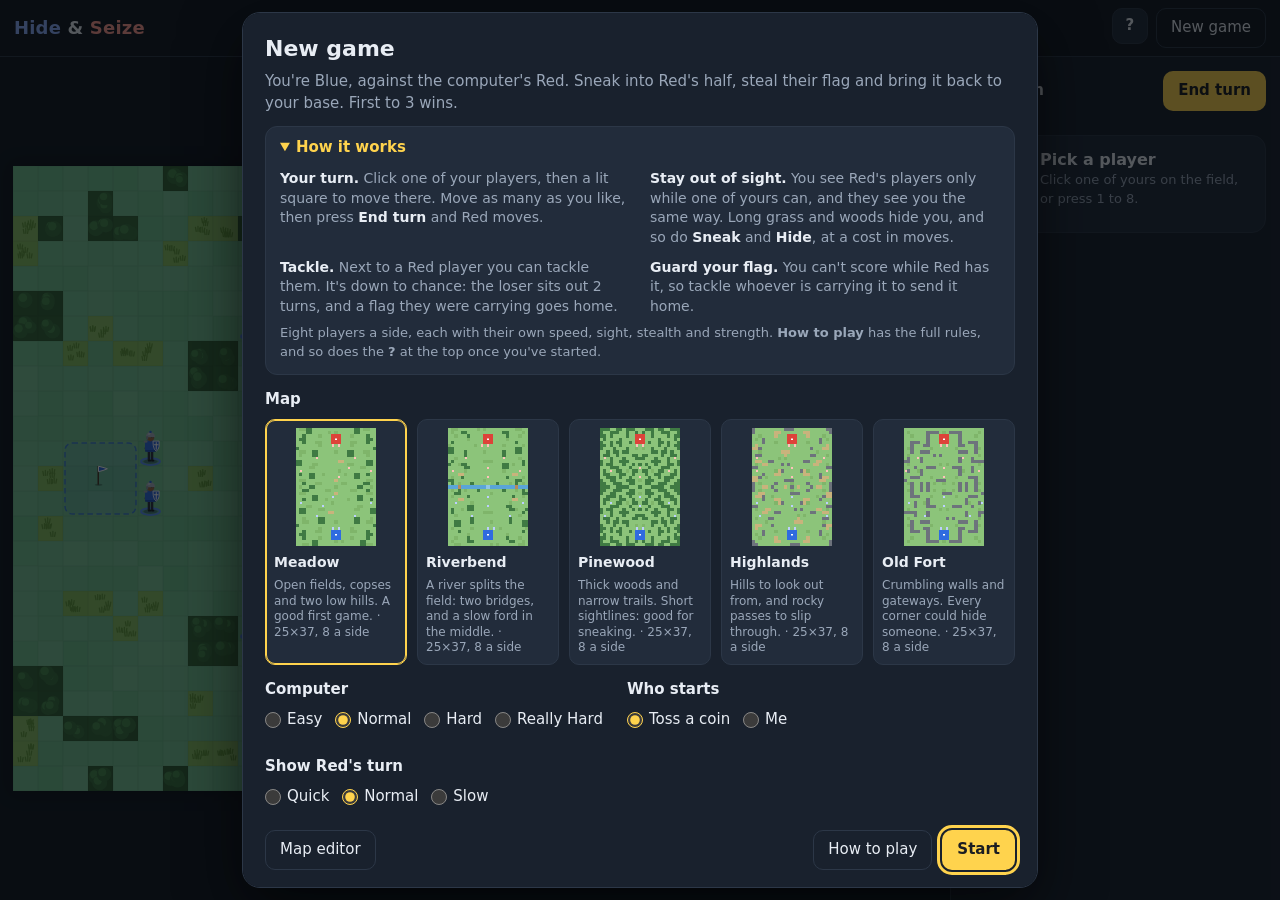
<file: index.html>
<!DOCTYPE html>
<html lang="en">
<head>
<meta charset="utf-8">
<meta name="viewport" content="width=device-width, initial-scale=1, viewport-fit=cover">
<meta name="referrer" content="no-referrer">
<meta name="theme-color" content="#121821">
<title>Hide &amp; Seize: turn-based capture the flag in your browser</title>
<meta name="description" content="A free turn-based stealth game of capture the flag against the computer. Hide in the long grass, steal Red's flag and get it home. Make your own maps too.">
<link rel="canonical" href="https://hideandseize.com/">
<meta property="og:type" content="website">
<meta property="og:url" content="https://hideandseize.com/">
<meta property="og:site_name" content="Hide &amp; Seize">
<meta property="og:title" content="Hide &amp; Seize: sneak in, steal their flag, bring it home">
<meta property="og:description" content="Sneak into Red's half, hide in the long grass, steal their flag and get it home before they take yours. A free turn-based capture the flag game against the computer.">
<meta property="og:image" content="https://hideandseize.com/og-image.png">
<meta property="og:image:width" content="1200">
<meta property="og:image:height" content="630">
<meta property="og:image:alt" content="A Hide &amp; Seize field from above: Blue's Runner gets away with Red's flag past Red's two Guards, while a Blue Shadow hides in the woods beside Red's Hunter">
<meta property="og:locale" content="en_GB">
<meta name="twitter:card" content="summary_large_image">
<meta name="twitter:title" content="Hide &amp; Seize: sneak in, steal their flag, bring it home">
<meta name="twitter:description" content="Sneak into Red's half, hide in the long grass, steal their flag and get it home before they take yours. A free turn-based capture the flag game against the computer.">
<meta name="twitter:image" content="https://hideandseize.com/og-image.png">
<link rel="icon" type="image/svg+xml" href="favicon.svg">
<link rel="stylesheet" href="style.css">
<script type="module" src="app.js"></script>
<script type="application/ld+json">
{
 "@context": "https://schema.org",
 "@graph": [
  {
   "@type": "WebSite",
   "@id": "https://hideandseize.com/#website",
   "name": "Hide & Seize",
   "url": "https://hideandseize.com/",
   "inLanguage": "en",
   "publisher": {
    "@id": "https://adamwoodland.com/#person"
   }
  },
  {
   "@type": "VideoGame",
   "@id": "https://hideandseize.com/#game",
   "name": "Hide & Seize",
   "url": "https://hideandseize.com/",
   "description": "A turn-based stealth game of capture the flag, played in the browser against the computer. Each side has eight players with their own speed, sight, stealth and strength; you start knowing only your own half of the field, see Red's players only while one of yours can, and win by bringing Red's flag home three times. A map editor makes new fields of any size.",
   "genre": [
    "Strategy",
    "Turn-based strategy",
    "Stealth",
    "Capture the flag"
   ],
   "playMode": "SinglePlayer",
   "numberOfPlayers": {
    "@type": "QuantitativeValue",
    "value": 1
   },
   "gamePlatform": "Web browser",
   "applicationCategory": "GameApplication",
   "applicationSubCategory": "Strategy game",
   "operatingSystem": "Any (made for a computer with a mouse and keyboard)",
   "browserRequirements": "Requires JavaScript",
   "inLanguage": "en",
   "isAccessibleForFree": true,
   "offers": {
    "@type": "Offer",
    "price": "0",
    "priceCurrency": "USD"
   },
   "image": "https://hideandseize.com/og-image.png",
   "screenshot": "https://hideandseize.com/og-image.png",
   "featureList": [
    "Turn-based capture the flag against the computer, first to 3 points",
    "Eight players a side: Scouts, Runners, Shadows, Hunters and Guards, each with their own speed, sight, stealth and strength",
    "Only your own half of the field is known at the start, and Red's players show only while one of yours can see them",
    "Sneak and hide for cover, at a cost to movement; woods and long grass hide you too",
    "Tackles succeed by chance, and a player who dodges one is winded for the rest of the turn",
    "Five built-in maps, shuffled a little every game, and a map editor for new ones from 11 × 15 to 45 × 61 squares",
    "Four computer levels, from Easy to Really Hard; the game is saved in the browser as you play"
   ],
   "isPartOf": {
    "@id": "https://hideandseize.com/#website"
   },
   "author": {
    "@id": "https://adamwoodland.com/#person"
   }
  },
  {
   "@type": "Person",
   "@id": "https://adamwoodland.com/#person",
   "name": "Adam Woodland",
   "url": "https://adamwoodland.com/"
  }
 ]
}
</script>
<script type="application/ld+json" id="faqLd">
{
 "@context": "https://schema.org",
 "@type": "FAQPage",
 "mainEntity": [
  {
   "@type": "Question",
   "name": "What is Hide & Seize?",
   "acceptedAnswer": {
    "@type": "Answer",
    "text": "Hide & Seize is a free turn-based stealth game of capture the flag, played in your browser against the computer. You lead Blue's eight players, a Scout, two Runners, a Shadow, two Hunters and two Guards, against Red's eight: scout the far side, hide in the long grass and the woods, tackle whoever is carrying your flag, and get Red's flag back to your base."
   }
  },
  {
   "@type": "Question",
   "name": "How do you win?",
   "acceptedAnswer": {
    "@type": "Answer",
    "text": "Bring Red's flag back to your base, the squares round your own flag, three times before Red does the same to you. You can't score while Red has your flag, so get it back first: tackle whoever is carrying it and it goes straight home. After each point everyone goes back to the start, and the side that lost it moves first."
   }
  },
  {
   "@type": "Question",
   "name": "Does the computer cheat?",
   "acceptedAnswer": {
    "@type": "Answer",
    "text": "No. It sees your players only through its own, just as you see Red's, and it remembers where it last saw them. Like you, it knows only the ground its players have seen and can only move onto that, guessing the rest from its own half. There are four levels, Easy, Normal, Hard and Really Hard. The harder ones get no extra moves, luck or sight: they play by the same rules and plan more carefully."
   }
  },
  {
   "@type": "Question",
   "name": "Can I make my own maps?",
   "acceptedAnswer": {
    "@type": "Answer",
    "text": "Yes. The map editor (under New game) paints the ground, your flag and your starting players on your half, and Red's half follows, turned round, so the two sides always match. A map can be 11 to 45 squares wide and 15 to 61 long, with 1 to 12 players a side. Your maps are kept in your browser and can be played straight away. Export one as a file to share it, or send it to adam@hideandseize.com to have it added to the game for everyone."
   }
  },
  {
   "@type": "Question",
   "name": "Is it free? Do I need an account?",
   "acceptedAnswer": {
    "@type": "Answer",
    "text": "It's free, with no account, no ads and no cookies. Your game is saved in this browser as you play, so you can close the page and carry on later."
   }
  },
  {
   "@type": "Question",
   "name": "Can I play it on a phone or tablet?",
   "acceptedAnswer": {
    "@type": "Answer",
    "text": "It's made for a computer with a mouse or trackpad and a keyboard. It works on a phone or tablet, but the squares are small, so a big screen is best."
   }
  }
 ]
}
</script>
</head>
<body>
<header class="top">
	<h1><span class="b">Hide</span> &amp; <span class="r">Seize</span></h1>
	<div class="score" aria-live="polite" aria-label="Score">
		<span class="pill blue" id="pillBlue"><span class="flagIco" id="flagBlue"></span><b id="scoreBlue">0</b></span>
		<span class="to">to</span>
		<span class="pill red" id="pillRed"><b id="scoreRed">0</b><span class="flagIco" id="flagRed"></span></span>
	</div>
	<nav class="actions">
		<button id="helpBtn" class="icon" type="button" aria-label="How to play" title="How to play">?</button>
		<button id="newBtn" class="ghost" type="button"><span class="long">New game</span><span class="short">New</span></button>
	</nav>
</header>

<main>
	<section id="boardWrap" aria-label="The field">
		<canvas id="board" tabindex="0" aria-label="The field. Use the panel or the number keys to pick a player."></canvas>
		<div class="zoom" role="group" aria-label="Zoom">
			<button id="zoomOut" type="button" class="icon" aria-label="Zoom out" title="Zoom out (−)">−</button>
			<button id="zoomFit" type="button" title="Show the whole field (0)">Fit</button>
			<button id="zoomIn" type="button" class="icon" aria-label="Zoom in" title="Zoom in (+)">+</button>
		</div>
		<p id="tip" class="tip" hidden></p>
		<div id="banner" class="banner" hidden></div>
	</section>

	<aside id="panel" aria-label="Your team">
		<div class="turnRow">
			<p id="turn" class="turn">Your turn</p>
			<button id="endBtn" class="primary" type="button">End turn</button>
		</div>
		<ol id="roster" class="roster" aria-label="Your players"></ol>
		<section id="card" class="card" aria-live="polite">
			<div class="cardHead">
				<canvas id="cIcon" class="cIcon" width="52" height="62"></canvas>
				<div class="cText">
					<p id="cName" class="cName">Pick a player</p>
					<p id="cState" class="cState">Click one of yours on the field, or press 1 to 8.</p>
				</div>
			</div>
			<p id="cSum" class="cSum"></p>
			<dl id="cTraits" class="traits"></dl>
			<div id="stances" class="seg" role="group" aria-label="How to move" hidden>
				<button type="button" data-st="walk" title="Full moves">Walk</button>
				<button type="button" data-st="sneak" title="2 fewer moves, 1 more cover">Sneak</button>
				<button type="button" data-st="hide" title="No moves, 2 more cover; can still tackle anyone who comes next to you">Hide</button>
			</div>
			<div id="tackles" class="tackles"></div>
		</section>
		<ul id="log" class="log" aria-label="What happened" aria-live="polite"></ul>
	</aside>
</main>

<dialog id="newDlg" class="sheet" aria-labelledby="newTitle">
	<h2 id="newTitle">New game</h2>
	<p class="lead">You're Blue, against the computer's Red. Sneak into Red's half, steal their flag and bring it back to your base. First to 3 wins.</p>
	<details id="intro" class="intro">
		<summary>How it works</summary>
		<ul class="introList">
			<li><b>Your turn.</b> Click one of your players, then a lit square to move there. Move as many as you like, then press <b>End turn</b> and Red moves.</li>
			<li><b>Stay out of sight.</b> You see Red's players only while one of yours can, and they see you the same way. Long grass and woods hide you, and so do <b>Sneak</b> and <b>Hide</b>, at a cost in moves.</li>
			<li><b>Tackle.</b> Next to a Red player you can tackle them. It's down to chance: the loser sits out 2 turns, and a flag they were carrying goes home.</li>
			<li><b>Guard your flag.</b> You can't score while Red has it, so tackle whoever is carrying it to send it home.</li>
		</ul>
		<p class="small">Eight players a side, each with their own speed, sight, stealth and strength. <b>How to play</b> has the full rules, and so does the <b>?</b> at the top once you've started.</p>
	</details>
	<fieldset>
		<legend>Map</legend>
		<div id="maps" class="maps"></div>
	</fieldset>
	<div class="opts">
		<fieldset>
			<legend>Computer</legend>
			<label><input type="radio" name="level" value="easy"> Easy</label>
			<label><input type="radio" name="level" value="normal" checked> Normal</label>
			<label><input type="radio" name="level" value="hard"> Hard</label>
			<label><input type="radio" name="level" value="reallyhard"> Really Hard</label>
		</fieldset>
		<fieldset>
			<legend>Who starts</legend>
			<label><input type="radio" name="first" value="toss" checked> Toss a coin</label>
			<label><input type="radio" name="first" value="blue"> Me</label>
		</fieldset>
		<fieldset>
			<legend>Show Red's turn</legend>
			<label><input type="radio" name="speed" value="quick"> Quick</label>
			<label><input type="radio" name="speed" value="normal" checked> Normal</label>
			<label><input type="radio" name="speed" value="slow"> Slow</label>
		</fieldset>
	</div>
	<p id="record" class="small"></p>
	<div class="row">
		<a class="btn ghost left" href="editor.html">Map editor</a>
		<button id="rulesBtn" class="ghost" type="button">How to play</button>
		<button id="contBtn" class="ghost" type="button" hidden>Carry on</button>
		<button id="startBtn" class="primary" type="button">Start</button>
	</div>
</dialog>

<dialog id="helpDlg" class="sheet" aria-labelledby="helpTitle">
	<div class="sheetHead"><h2 id="helpTitle">How to play</h2><button class="icon close" type="button" aria-label="Close">✕</button></div>
	<h3>The aim</h3>
	<p>Get Red's flag back to your base, the squares round your own flag. Each time you do, it's a point, and everyone goes back to the start. The side that lost the point moves first. First to 3 wins.</p>
	<p>Who starts, under New game (a coin toss, or you), decides only the game's first turn.</p>
	<p>You can't score while Red has your flag. Get it back by tackling whoever is carrying it: it goes straight home.</p>
	<h3>A turn</h3>
	<p>Red's moves that you can see leave a fading trail until its next turn, so you can see where everyone went. How fast Red's turn plays out on screen is up to you: <b>Show Red's turn</b> under New game. It changes only the animation, not how Red plays.</p>
	<p>Each side has eight players: a Scout, two Runners, a Shadow, two Hunters and two Guards (a map can set its own team). Pick one of yours, then click a lit square to move there. Each player can move, then tackle once. Move them in any order, then press <b>End turn</b>.</p>
	<p>Scroll to zoom in and out, and drag to look around (or use the <b>−</b>, <b>Fit</b> and <b>+</b> buttons).</p>
	<p>Grass, long grass and bridges cost 1 move a square, woods and hills 2, a ford or water 3. Rocks can't be crossed, and you can't stand on your own flag. Picking up a flag takes a move.</p>
	<p><b>Water soaks you.</b> Wade through it and until the end of your next turn you have 1 less Speed, Sight, Stealth and Strength (a ford, the shallow crossing, doesn't). Drops show who is soaked.</p>
	<h3>Seeing and being seen</h3>
	<p>You start knowing only your own half of the field. Ground stays on the map once one of your players has seen it.</p>
	<p>Red's players show only while one of yours can see them. Each player sees a number of squares (its <b>sight</b>), less the other player's <b>cover</b>. Players right next to each other always see each other. A faded ring marks where you last saw someone.</p>
	<p>Cover comes from Stealth, long grass (+1) and woods (+2), and from how you move: <b>Sneak</b> (+1, 2 fewer moves) or <b>Hide</b> (+2, no moves). Choose before you move. On a hill, a ford or in water you stand out (−1). Anyone carrying a flag loses their own stealth and can't sneak or hide, though woods and long grass still screen them. They do run for it (1 move more) and hang on (15% off any tackle on them).</p>
	<p>Woods and rocks block the view beyond them; from a hill you see 2 squares further, and over woods. Your move stops the moment someone new comes into sight (you keep the moves you haven't used), so you can never walk through a hidden player: you stop beside them.</p>
	<h3>Tackling</h3>
	<p>Tackle a Red player next to you (diagonals count). It takes 3 of your moves, or none if you're hiding, so a hidden player can always jump on whoever comes close.</p>
	<p>The chance starts at 50%, ±8% for each point of Strength between you, and +15% if Red couldn't see you when your turn began. It's never below 15% or above 85%. Win, and they're out. Lose, and you are. Being out means missing 2 turns, then coming back at your own base. A flag carried by whoever is out goes straight home.</p>
	<p><b>Dodging takes it out of you.</b> Whoever dodges a tackle is winded for the rest of that turn: every further tackle on them that turn gets +20%, so send in the next player.</p>
	<h3>The players</h3>
	<div id="roleTable" class="roleTable"></div>
	<p class="small">Moves = Speed + 2. Sight = Sight + 2 squares. Cover = Stealth − 2.</p>
	<h3>Keys</h3>
	<p class="small"><kbd>1</kbd>–<kbd>8</kbd> pick a player · <kbd>Tab</kbd> next player with moves · <kbd>W</kbd> walk, <kbd>S</kbd> sneak, <kbd>H</kbd> hide · <kbd>T</kbd> tackle · <kbd>E</kbd> end turn · <kbd>Esc</kbd> put down · <kbd>+</kbd> <kbd>−</kbd> zoom, <kbd>0</kbd> fit, arrow keys look around</p>
	<p class="small">Each game shuffles some of the woods and long grass on both halves, so the far side is never quite what you expect.</p>
	<h3>Questions</h3>
	<div class="faq">
		<h4>What is Hide &amp; Seize?</h4>
		<p>Hide &amp; Seize is a free turn-based stealth game of capture the flag, played in your browser against the computer. You lead Blue's eight players, a Scout, two Runners, a Shadow, two Hunters and two Guards, against Red's eight: scout the far side, hide in the long grass and the woods, tackle whoever is carrying your flag, and get Red's flag back to your base.</p>
		<h4>How do you win?</h4>
		<p>Bring Red's flag back to your base, the squares round your own flag, three times before Red does the same to you. You can't score while Red has your flag, so get it back first: tackle whoever is carrying it and it goes straight home. After each point everyone goes back to the start, and the side that lost it moves first.</p>
		<h4>Does the computer cheat?</h4>
		<p>No. It sees your players only through its own, just as you see Red's, and it remembers where it last saw them. Like you, it knows only the ground its players have seen and can only move onto that, guessing the rest from its own half. There are four levels, Easy, Normal, Hard and Really Hard. The harder ones get no extra moves, luck or sight: they play by the same rules and plan more carefully.</p>
		<h4>Can I make my own maps?</h4>
		<p>Yes. The map editor (under New game) paints the ground, your flag and your starting players on your half, and Red's half follows, turned round, so the two sides always match. A map can be 11 to 45 squares wide and 15 to 61 long, with 1 to 12 players a side. Your maps are kept in your browser and can be played straight away. Export one as a file to share it, or send it to adam@hideandseize.com to have it added to the game for everyone.</p>
		<h4>Is it free? Do I need an account?</h4>
		<p>It's free, with no account, no ads and no cookies. Your game is saved in this browser as you play, so you can close the page and carry on later.</p>
		<h4>Can I play it on a phone or tablet?</h4>
		<p>It's made for a computer with a mouse or trackpad and a keyboard. It works on a phone or tablet, but the squares are small, so a big screen is best.</p>
	</div>
	<p class="small credit">Design, code and content developed with the assistance of AI (Anthropic Claude).<br><a href="https://games.adamwoodland.com/">More games at Adam's Arcade</a> · Made by <a href="https://adamwoodland.com/">Adam Woodland</a></p>
</dialog>

<dialog id="overDlg" class="sheet" aria-labelledby="overTitle">
	<h2 id="overTitle">Game over</h2>
	<p id="overText" class="lead"></p>
	<dl id="overStats" class="stats"></dl>
	<div class="row">
		<button id="againBtn" class="primary" type="button">Play again</button>
		<button id="overNewBtn" class="ghost" type="button">Change map</button>
	</div>
</dialog>
</body>
</html>
</file>
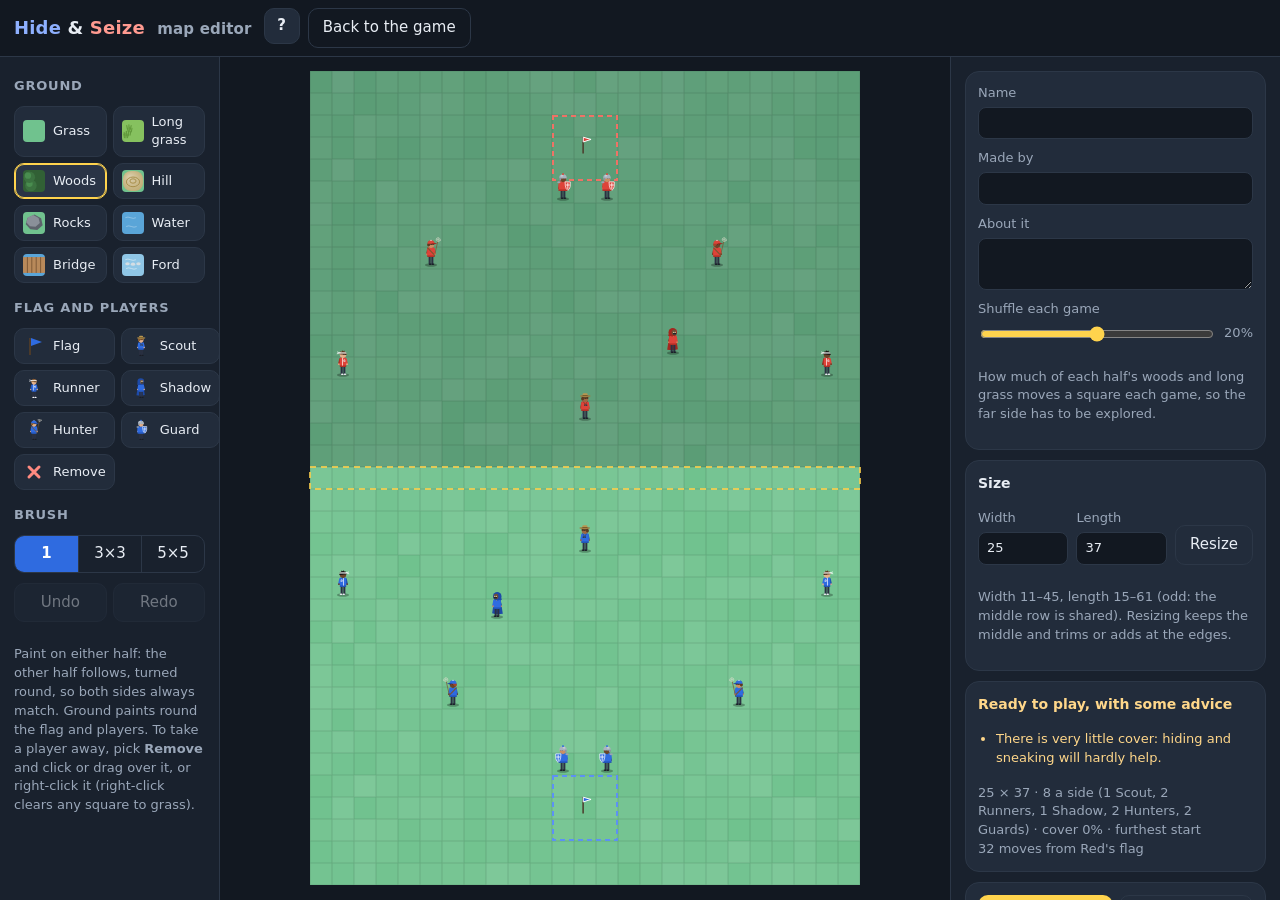
<file: editor.html>
<!DOCTYPE html>
<html lang="en">
<head>
<meta charset="utf-8">
<meta name="viewport" content="width=device-width, initial-scale=1, viewport-fit=cover">
<meta name="referrer" content="no-referrer">
<meta name="theme-color" content="#121821">
<title>Hide &amp; Seize map editor: make your own capture the flag maps</title>
<meta name="description" content="Paint the ground, the flag and the starting players for a new Hide &amp; Seize map, of any size from 11 × 15 to 45 × 61 squares. Play it at once, or export it to share.">
<link rel="canonical" href="https://hideandseize.com/editor.html">
<meta property="og:type" content="website">
<meta property="og:url" content="https://hideandseize.com/editor.html">
<meta property="og:site_name" content="Hide &amp; Seize">
<meta property="og:title" content="Hide &amp; Seize map editor">
<meta property="og:description" content="Make your own maps for Hide &amp; Seize, the turn-based capture the flag game: paint the ground, place the flag and the team, then play it or share the file.">
<meta property="og:image" content="https://hideandseize.com/og-image.png">
<meta name="twitter:card" content="summary_large_image">
<link rel="icon" type="image/svg+xml" href="favicon.svg">
<link rel="stylesheet" href="style.css">
<link rel="stylesheet" href="editor.css">
<script type="module" src="editor.js"></script>
</head>
<body class="editor">
<header class="top">
	<h1><span class="b">Hide</span> &amp; <span class="r">Seize</span> <span class="sub">map editor</span></h1>
	<nav class="actions">
		<button id="edHelpBtn" class="icon" type="button" aria-label="How the editor works" title="How the editor works">?</button>
		<a class="btn ghost" href="./">Back to the game</a>
	</nav>
</header>

<main class="ed">
	<aside class="tools" aria-label="Tools">
		<h2>Ground</h2>
		<div id="ground" class="toolGrid" role="group" aria-label="Ground"></div>
		<h2>Flag and players</h2>
		<div id="pieces" class="toolGrid" role="group" aria-label="Flag and players"></div>
		<h2>Brush</h2>
		<div id="brush" class="seg" role="group" aria-label="Brush size">
			<button type="button" data-b="1">1</button>
			<button type="button" data-b="3">3×3</button>
			<button type="button" data-b="5">5×5</button>
		</div>
		<div class="pair">
			<button id="undoBtn" type="button" title="Undo (Ctrl+Z)">Undo</button>
			<button id="redoBtn" type="button" title="Redo (Ctrl+Y)">Redo</button>
		</div>
		<p class="small">Paint on either half: the other half follows, turned round, so both sides always match. Ground paints round the flag and players. To take a player away, pick <b>Remove</b> and click or drag over it, or right-click it (right-click clears any square to grass).</p>
	</aside>

	<section id="edWrap" aria-label="The map">
		<canvas id="ed" aria-label="The map. Click or drag to paint with the chosen tool."></canvas>
		<p id="edTip" class="tip" hidden></p>
	</section>

	<aside class="props" aria-label="This map">
		<section class="card">
			<label class="field">Name <input id="mName" maxlength="40" autocomplete="off"></label>
			<label class="field">Made by <input id="mAuthor" maxlength="40" autocomplete="off"></label>
			<label class="field">About it <textarea id="mBlurb" maxlength="200" rows="2"></textarea></label>
			<label class="field">Shuffle each game <span class="inline"><input id="mVary" type="range" min="0" max="40" step="5"> <output id="mVaryOut"></output></span></label>
			<p class="small">How much of each half's woods and long grass moves a square each game, so the far side has to be explored.</p>
		</section>
		<section class="card">
			<h3>Size</h3>
			<div class="sizeRow">
				<label class="field">Width <input id="mW" type="number" min="11" max="45" step="1"></label>
				<label class="field">Length <input id="mH" type="number" min="15" max="61" step="2"></label>
				<button id="sizeBtn" type="button">Resize</button>
			</div>
			<p class="small">Width 11–45, length 15–61 (odd: the middle row is shared). Resizing keeps the middle and trims or adds at the edges.</p>
		</section>
		<section id="checks" class="card" aria-live="polite"></section>
		<section class="card">
			<div class="btnGrid">
				<button id="saveBtn" type="button" class="primary">Save</button>
				<button id="playBtn" type="button">Play it</button>
				<button id="exportBtn" type="button">Export file</button>
				<button id="copyBtn" type="button">Copy</button>
				<button id="importBtn" type="button">Import file</button>
				<button id="pasteBtn" type="button">Paste</button>
				<button id="newBtn" type="button">New map</button>
				<button id="dupBtn" type="button">Save a copy</button>
			</div>
			<input id="importFile" type="file" accept=".json,application/json" hidden>
			<p id="edMsg" class="small" aria-live="polite"></p>
		</section>
		<section class="card">
			<h3>Your maps</h3>
			<ul id="mine" class="mine"></ul>
		</section>
	</aside>
</main>

<dialog id="newMapDlg" class="sheet" aria-labelledby="newMapTitle">
	<h2 id="newMapTitle">New map</h2>
	<p id="newDirty" class="warnText" hidden>This map has changes you haven't saved. Starting a new one drops them: Save first to keep them.</p>
	<fieldset>
		<legend>Start from</legend>
		<div id="fromList" class="fromList"></div>
	</fieldset>
	<fieldset class="sizes">
		<legend>Size</legend>
		<label id="sameSize"><input type="radio" name="size" value="same"> Its own size</label>
		<label><input type="radio" name="size" value="17x27"> Small, 17 × 27</label>
		<label><input type="radio" name="size" value="25x37" checked> Medium, 25 × 37</label>
		<label><input type="radio" name="size" value="33x49"> Large, 33 × 49</label>
		<label><input type="radio" name="size" value="45x61"> Huge, 45 × 61</label>
		<p id="sizeNote" class="small" hidden>A copy at another size keeps the middle of the map: columns are added or cut at both sides, and rows at the back of each half.</p>
	</fieldset>
	<div class="row">
		<button type="button" class="ghost close">Cancel</button>
		<button id="newGo" type="button" class="primary">Start</button>
	</div>
</dialog>

<dialog id="pasteDlg" class="sheet" aria-labelledby="pasteTitle">
	<h2 id="pasteTitle">Paste a map</h2>
	<p class="small">Paste the text of a map file (from Copy, or someone else's file).</p>
	<textarea id="pasteText" rows="12" spellcheck="false"></textarea>
	<p id="pasteErr" class="small err"></p>
	<div class="row">
		<button type="button" class="ghost close">Cancel</button>
		<button id="pasteGo" type="button" class="primary">Open it</button>
	</div>
</dialog>

<dialog id="edHelp" class="sheet" aria-labelledby="edHelpTitle">
	<div class="sheetHead"><h2 id="edHelpTitle">Making a map</h2><button class="icon close" type="button" aria-label="Close">✕</button></div>
	<h3>Painting</h3>
	<p>Pick a kind of ground, or the flag or a player, then click or drag on the map. The brush paints 1, 3×3 or 5×5 squares of ground at a time, round the flag and the players. Right-click clears a square back to grass, taking away a player or the flag there, and clicking a player that's already there takes it away too. <b>Remove</b> (<kbd>X</kbd>) takes away any player you click or drag over, leaving the ground as grass; the flag can only be moved, as a map needs one. <kbd>Ctrl</kbd>+<kbd>Z</kbd> undoes, <kbd>Ctrl</kbd>+<kbd>Y</kbd> redoes.</p>
	<p>You paint both halves at once: whatever you put on one half appears on the other, turned round (Red's half is Blue's turned 180°), so the two sides are always the same ground. The middle row is shared, so it mirrors left to right as well.</p>
	<h3>What a map needs</h3>
	<p>One flag with a square of room on every side (its eight neighbours are the base, so they can't be rocks or water), at least 3 rows back from the middle; between 1 and 12 players; and a way for every player to reach the other flag, and for it to be carried home from there. Rocks block the way; water can be waded, at 3 moves a square, and soaks whoever wades it. The checks on the right say what's missing and give advice. Only maps with no problems can be played, but you can save one at any stage.</p>
	<p>The players you place are the team: put down as many Scouts, Runners, Shadows, Hunters and Guards as you like, up to 12. Red gets the same team, in the same places on its half.</p>
	<h3>Saving and sharing</h3>
	<p><b>Save</b> keeps the map in this browser, and saved maps that can be played appear under <b>Your maps</b> in the game's New game. <b>Play it</b> saves and opens the game with it picked.</p>
	<p><b>Export file</b> downloads the map as a small file, and <b>Copy</b> puts the same text on the clipboard. <b>Import file</b> and <b>Paste</b> open someone else's. To get a map added to the game for everyone, export it and send the file to adam@hideandseize.com.</p>
	<h3>The file</h3>
	<p class="small">A map file is JSON: <code>format</code> ("hide-and-seize-map"), <code>version</code> (1), <code>name</code>, <code>author</code>, <code>blurb</code>, <code>shuffle</code> (0 to 0.4), and <code>blueHalf</code>, Blue's half as one line of text per row, from the middle row down to Blue's back row. In each row: <code>.</code> grass, <code>,</code> long grass, <code>T</code> woods, <code>^</code> hill, <code>#</code> rocks, <code>~</code> water, <code>=</code> bridge, <code>:</code> ford, <code>F</code> Blue's flag, and <code>s</code> <code>r</code> <code>d</code> <code>h</code> <code>g</code> for a Scout, Runner, Shadow, Hunter or Guard. It can be edited in any text editor too.</p>
	<p class="small credit">Design, code and content developed with the assistance of AI (Anthropic Claude).<br><a href="https://games.adamwoodland.com/">More games at Adam's Arcade</a> · Made by <a href="https://adamwoodland.com/">Adam Woodland</a></p>
</dialog>
</body>
</html>
</file>
<file: style.css>
:root {
	--bg: #121821; --panel: #19212d; --panel2: #222c3b; --line: #2c3747;
	--ink: #e8edf4; --muted: #9aa7b9; --blue: #2f6be0; --blueInk: #a9c2ff; --red: #dd4339; --redInk: #ffb0a8; --gold: #ffd34d;
	color-scheme: dark;
}
* { box-sizing: border-box; }
html, body { height: 100%; }
body {
	margin: 0; background: var(--bg); color: var(--ink);
	font: 15px/1.45 system-ui, -apple-system, "Segoe UI", Roboto, sans-serif;
	display: flex; flex-direction: column; height: 100dvh; overflow: hidden;
}
[hidden] { display: none !important; }
a { color: var(--blueInk); }

/* ---- Header ---- */
.top {
	display: flex; align-items: center; gap: 12px;
	padding: calc(8px + env(safe-area-inset-top, 0px)) max(14px, env(safe-area-inset-right, 0px)) 8px max(14px, env(safe-area-inset-left, 0px));
	border-bottom: 1px solid var(--line);
}
h1 { font-size: 18px; margin: 0; font-weight: 800; white-space: nowrap; letter-spacing: 0.01em; }
h1 .b { color: #8eb0ff; }
h1 .r { color: #ff9a90; }
.score { display: flex; align-items: center; gap: 6px; margin: 0 auto; }
.pill { display: inline-flex; align-items: center; gap: 6px; padding: 3px 10px; border-radius: 999px; font-weight: 800; font-variant-numeric: tabular-nums; font-size: 16px; }
.pill.blue { background: rgba(47, 107, 224, 0.2); color: var(--blueInk); }
.pill.red { background: rgba(221, 67, 57, 0.2); color: var(--redInk); }
.pill .flagIco { display: inline-flex; transition: opacity 0.2s; }
.pill.gone .flagIco { opacity: 0.25; }
.to { color: var(--muted); font-size: 13px; }
.actions { display: flex; gap: 8px; }
.ico { width: 18px; height: 18px; fill: currentColor; display: block; flex: none; }

/* ---- Buttons ---- */
button { font: inherit; color: inherit; cursor: pointer; border-radius: 10px; border: 1px solid var(--line); background: var(--panel2); padding: 8px 14px; }
button:hover:not(:disabled) { border-color: #435064; }
button:disabled { opacity: 0.42; cursor: default; }
button.primary { background: var(--gold); color: #1b1d22; border-color: transparent; font-weight: 800; }
button.primary:hover:not(:disabled) { background: #ffdd70; }
button.ghost { background: transparent; }
button.icon { width: 36px; height: 36px; padding: 0; font-weight: 800; }
a.btn { display: inline-flex; align-items: center; text-decoration: none; color: inherit; border-radius: 10px; border: 1px solid var(--line); padding: 8px 14px; background: var(--panel2); }
a.btn.ghost { background: transparent; }
.row .left { margin-right: auto; }
:focus-visible { outline: 3px solid var(--gold); outline-offset: 2px; }

/* ---- Field and panel ---- */
main { flex: 1; min-height: 0; display: grid; grid-template-columns: minmax(0, 1fr) 330px; }
/* The canvas sits over its box, so it never sizes or scrolls it (a focused canvas would otherwise be
   scrolled into view, and taps would land on the wrong squares). */
#boardWrap { position: relative; min-width: 0; min-height: 0; overflow: hidden; overflow: clip; }
#board { position: absolute; left: 0; top: 0; display: block; touch-action: none; outline: none; }
.zoom { position: absolute; top: 10px; right: 10px; display: flex; gap: 4px; z-index: 1; }
.zoom button { background: rgba(20, 26, 36, 0.88); padding: 6px 10px; }
.zoom button.icon { width: 32px; height: 32px; font-size: 18px; line-height: 1; }
.tip {
	position: absolute; left: 12px; bottom: 12px; margin: 0; max-width: min(520px, calc(100% - 24px));
	background: rgba(14, 19, 27, 0.92); border: 1px solid var(--line); border-radius: 10px; padding: 6px 10px;
	font-size: 13px; color: var(--ink); pointer-events: none;
}
.banner {
	position: absolute; left: 50%; top: 42%; transform: translate(-50%, -50%);
	padding: 14px 24px; border-radius: 16px; text-align: center; pointer-events: none;
	background: rgba(14, 19, 27, 0.94); border: 1px solid var(--line); box-shadow: 0 10px 40px rgba(0, 0, 0, 0.5);
	font-weight: 800; font-size: 22px; animation: pop 0.22s ease-out;
}
.banner.blue { border-color: var(--blue); color: var(--blueInk); }
.banner.red { border-color: var(--red); color: var(--redInk); }
.banner small { display: block; font-size: 14px; font-weight: 600; color: var(--muted); margin-top: 2px; }
@keyframes pop { from { transform: translate(-50%, -50%) scale(0.9); opacity: 0; } }

#panel {
	border-left: 1px solid var(--line); background: var(--panel); display: flex; flex-direction: column; gap: 12px;
	padding: 14px max(14px, env(safe-area-inset-right, 0px)) calc(14px + env(safe-area-inset-bottom, 0px)) 14px; overflow: auto; min-height: 0;
}
.turnRow { display: flex; align-items: center; justify-content: space-between; gap: 10px; }
.turn { margin: 0; font-weight: 700; }
.turn small { display: block; font-weight: 500; color: var(--muted); font-size: 13px; }
.turn.red { color: var(--redInk); }
.turn.red::before { content: ""; display: inline-block; width: 8px; height: 8px; border-radius: 50%; background: var(--red); margin-right: 8px; vertical-align: 2px; animation: blink 1s infinite alternate; }
@keyframes blink { to { opacity: 0.25; } }

.roster { list-style: none; margin: 0; padding: 0; display: grid; grid-template-columns: repeat(4, minmax(0, 1fr)); gap: 6px; }
.roster button {
	width: 100%; padding: 6px 2px 5px; display: flex; flex-direction: column; align-items: center; gap: 3px; font-size: 12px; line-height: 1.2;
	background: var(--panel2); position: relative;
}
.roster .pt { display: block; }
.roster .nm { font-weight: 600; }
.roster .st { color: var(--muted); font-size: 11px; white-space: nowrap; }
.roster button[aria-pressed="true"] { border-color: var(--gold); box-shadow: 0 0 0 1px var(--gold) inset; }
.roster button.done .pt { opacity: 0.5; }
.roster button.out .pt { opacity: 0.25; filter: grayscale(1); }
.roster button.ready::after { content: ""; position: absolute; top: 5px; right: 6px; width: 7px; height: 7px; border-radius: 50%; background: var(--gold); }
.roster button.flag .st { color: var(--gold); font-weight: 700; }

.card { background: var(--panel2); border: 1px solid var(--line); border-radius: 14px; padding: 12px; display: flex; flex-direction: column; gap: 10px; }
.cardHead { display: flex; align-items: center; gap: 10px; }
.cIcon { width: 52px; height: 62px; flex: none; background: radial-gradient(circle at 50% 70%, #2d394b, transparent 70%); border-radius: 10px; }
.cName { margin: 0; font-weight: 800; font-size: 16px; }
.cState { margin: 0; color: var(--muted); font-size: 13px; }
.cSum { display: none; margin: 0; font-size: 12px; color: var(--muted); }
.short { display: none; }
.traits { margin: 0; display: grid; grid-template-columns: auto 1fr auto; gap: 4px 10px; align-items: center; font-size: 13px; }
.traits dt { color: var(--muted); }
.traits dd { margin: 0; }
.traits .pips { display: flex; gap: 3px; }
.traits .pips i { width: 14px; height: 6px; border-radius: 3px; background: #384356; }
.traits .pips i.on { background: var(--gold); }
.traits .pips i.wet { background: #4f8fd6; }
.traits .val { color: var(--ink); text-align: right; font-variant-numeric: tabular-nums; }
.seg { display: grid; grid-template-columns: repeat(3, 1fr); gap: 0; border: 1px solid var(--line); border-radius: 10px; overflow: hidden; }
.seg button { border: 0; border-radius: 0; background: transparent; padding: 7px 4px; }
.seg button + button { border-left: 1px solid var(--line); }
.seg button[aria-pressed="true"] { background: var(--blue); color: #fff; font-weight: 700; }
.tackles { display: flex; flex-direction: column; gap: 6px; }
.tackles:empty { display: none; }
.tackles button { text-align: left; display: flex; align-items: center; gap: 8px; border-color: rgba(221, 67, 57, 0.6); }
.tackles button .pc { margin-left: auto; font-weight: 800; font-variant-numeric: tabular-nums; }
.tackles button.armed { background: rgba(255, 211, 77, 0.16); border-color: var(--gold); }
.tackles .why { font-size: 12px; color: var(--muted); margin: -2px 0 0 2px; }

.log { list-style: none; margin: 0; padding: 0; display: flex; flex-direction: column; gap: 4px; font-size: 13px; color: var(--muted); }
.log li:first-child { color: var(--ink); }
.log li.blue { border-left: 3px solid var(--blue); padding-left: 8px; }
.log li.red { border-left: 3px solid var(--red); padding-left: 8px; }
.log li.big { font-weight: 700; }

/* ---- Dialogs ---- */
.sheet {
	background: var(--panel); color: var(--ink); border: 1px solid var(--line); border-radius: 18px;
	width: min(680px, calc(100% - 24px)); max-height: calc(100dvh - 24px); overflow: auto; padding: 20px 22px;
	box-shadow: 0 20px 60px rgba(0, 0, 0, 0.6);
}
.sheet::backdrop { background: rgba(5, 8, 12, 0.65); }
.sheet h2 { margin: 0 0 6px; font-size: 22px; }
.sheet h3 { margin: 18px 0 4px; font-size: 15px; color: var(--gold); }
.sheet p { margin: 6px 0; }
.sheetHead { display: flex; align-items: center; justify-content: space-between; gap: 10px; position: sticky; top: -20px; background: var(--panel); padding-top: 2px; z-index: 1; }
.lead { color: var(--muted); }
.intro { margin: 12px 0 0; background: var(--panel2); border: 1px solid var(--line); border-radius: 12px; padding: 10px 14px; }
.intro summary { cursor: pointer; font-weight: 700; color: var(--gold); }
.introList { margin: 10px 0 4px; padding: 0; list-style: none; display: grid; grid-template-columns: 1fr 1fr; gap: 10px 20px; font-size: 14px; line-height: 1.4; color: var(--muted); }
.introList b { color: var(--ink); }
.intro .small { margin: 8px 0 2px; }
@media (max-width: 560px) { .introList { grid-template-columns: 1fr; } }
.small { font-size: 13px; color: var(--muted); }
.credit { margin-top: 18px; }
.faq h4 { margin: 12px 0 2px; font-size: 14px; }
.faq p { margin: 0 0 6px; }
kbd { background: var(--panel2); border: 1px solid var(--line); border-radius: 5px; padding: 0 5px; font-size: 12px; }
fieldset { border: 0; margin: 14px 0 0; padding: 0; }
legend { font-weight: 700; margin-bottom: 8px; padding: 0; }
.maps { display: grid; grid-template-columns: repeat(auto-fill, minmax(118px, 1fr)); gap: 10px; }
.maps button { padding: 8px; display: flex; flex-direction: column; gap: 6px; text-align: left; background: var(--panel2); }
.maps button[aria-pressed="true"] { border-color: var(--gold); box-shadow: 0 0 0 1px var(--gold) inset; }
/* (every map in the same box, the built-in maps' shape, drawn to fit inside it: long or wide maps keep their shape) */
.maps canvas { width: 100%; height: auto; aspect-ratio: 25 / 37; object-fit: contain; border-radius: 6px; display: block; image-rendering: pixelated; }
.maps b { font-size: 14px; }
.mapsHead { grid-column: 1 / -1; margin: 8px 0 0; font-weight: 700; color: var(--muted); }
.maps span { font-size: 12px; color: var(--muted); line-height: 1.3; }
/* (the three groups share one row on a computer, with four computer levels: 9 options in all) */
.opts { display: flex; flex-wrap: wrap; gap: 8px 24px; }
.opts label { display: inline-flex; align-items: center; gap: 6px; margin-right: 8px; cursor: pointer; white-space: nowrap; }
.opts label:last-child { margin-right: 0; }
.opts input { margin: 0; }
#newDlg { width: min(796px, calc(100% - 24px)); }
/* (short screens: smaller map previews, so the whole first screen fits) */
@media (max-height: 900px) and (min-width: 561px) { .maps canvas { height: 118px; object-fit: contain; } }
@media (max-height: 820px) and (min-width: 561px) {
	.maps canvas { height: 84px; }
	#newDlg { padding: 14px 20px; }
	#newDlg fieldset { margin-top: 10px; }
	#newDlg .row { margin-top: 12px; }
	.introList { gap: 6px 20px; margin-top: 8px; }
}
input[type="radio"] { accent-color: var(--gold); width: 16px; height: 16px; }
.row { display: flex; justify-content: flex-end; gap: 10px; margin-top: 18px; flex-wrap: wrap; }
.stats { display: grid; grid-template-columns: auto auto auto; gap: 4px 18px; margin: 12px 0 0; font-variant-numeric: tabular-nums; }
.stats dt { color: var(--muted); }
.stats dd { margin: 0; }
.roleTable { overflow-x: auto; }
.roleTable table { border-collapse: collapse; width: 100%; font-size: 13px; }
.roleTable th, .roleTable td { padding: 5px 8px; border-bottom: 1px solid var(--line); text-align: left; vertical-align: top; }
.roleTable td.n { text-align: center; font-variant-numeric: tabular-nums; }
.roleTable .who { display: flex; align-items: center; gap: 6px; font-weight: 700; white-space: nowrap; }
.roleTable .who canvas { display: block; }

/* ---- Phones: the field on top, a compact panel below ---- */
@media (max-width: 760px) {
	h1 { font-size: 16px; }
	.actions .ghost { padding: 6px 10px; }
	main { grid-template-columns: 1fr; grid-template-rows: minmax(0, 1fr) auto; }
	/* A fixed height, so picking a player never resizes the field under your finger; extra lines scroll. */
	#panel {
		border-left: 0; border-top: 1px solid var(--line); height: min(266px, 48dvh); gap: 8px;
		padding: 8px max(10px, env(safe-area-inset-right, 0px)) calc(8px + env(safe-area-inset-bottom, 0px)) max(10px, env(safe-area-inset-left, 0px));
	}
	.turnRow button { padding: 7px 14px; }
	.long { display: none; }
	.short { display: inline; }
	.roster .nm { display: none; }
	.roster button { padding: 5px 2px 4px; gap: 2px; }
	.card { padding: 8px 10px; gap: 6px; display: grid; grid-template-columns: minmax(0, 1fr) auto; align-items: center; }
	.card > .cSum, .card > .tackles { grid-column: 1 / -1; }
	.cardHead { gap: 8px; min-width: 0; }
	.cText { min-width: 0; }
	.cState { font-size: 12px; line-height: 1.3; }
	.cName { font-size: 14px; }
	.cSum { display: block; }
	.traits { display: none; }
	.seg { grid-template-columns: repeat(3, auto); }
	.seg button { padding: 6px 9px; font-size: 13px; }
	.turn small { display: inline; margin-left: 6px; }
	.maps { grid-template-columns: repeat(auto-fill, minmax(96px, 1fr)); gap: 8px; }
	.maps button { padding: 6px; }
	.maps span { display: none; }
	.log { display: none; }
	.tip { left: 8px; bottom: 8px; font-size: 12px; }
	.banner { font-size: 18px; padding: 10px 16px; }
}
@media (max-width: 380px) {
	.to { display: none; }
	h1 { font-size: 15px; }
}
@media (prefers-reduced-motion: reduce) {
	.banner, .turn.red::before { animation: none; }
}
</file>
<file: editor.css>
/* Hide & Seize map editor: the game's look (style.css), laid out as tools | map | details. */
h1 .sub { color: var(--muted); font-weight: 600; font-size: 15px; margin-left: 6px; }
.ed { flex: 1; min-height: 0; display: grid; grid-template-columns: 220px minmax(0, 1fr) 330px; }
.tools, .props { background: var(--panel); overflow: auto; padding: 14px; display: flex; flex-direction: column; gap: 10px; }
.tools { border-right: 1px solid var(--line); }
.tools > * { flex: none; } /* (scroll rather than squash the brush and buttons on short screens) */
.props { border-left: 1px solid var(--line); }
.tools h2 { font-size: 13px; text-transform: uppercase; letter-spacing: 0.06em; color: var(--muted); margin: 6px 0 0; }
.toolGrid { display: grid; grid-template-columns: 1fr 1fr; gap: 6px; }
.toolGrid button { display: flex; align-items: center; gap: 8px; padding: 6px 8px; font-size: 13px; text-align: left; }
.toolGrid button[aria-pressed="true"] { border-color: var(--gold); box-shadow: 0 0 0 1px var(--gold) inset; background: #2a3446; }
.toolGrid canvas { flex: none; border-radius: 4px; }
.pair { display: grid; grid-template-columns: 1fr 1fr; gap: 6px; }
#brush button[aria-pressed="true"] { background: var(--blue); color: #fff; font-weight: 700; }
#edWrap { position: relative; min-width: 0; min-height: 0; overflow: hidden; overflow: clip; }
#ed { position: absolute; left: 0; top: 0; display: block; touch-action: none; cursor: crosshair; }
.props h3 { margin: 0 0 6px; font-size: 14px; }
.field { display: flex; flex-direction: column; gap: 4px; font-size: 13px; color: var(--muted); }
.field input, .field textarea { font: inherit; color: var(--ink); background: #121821; border: 1px solid var(--line); border-radius: 8px; padding: 6px 8px; }
.field textarea { resize: vertical; }
.field .inline { display: flex; align-items: center; gap: 8px; }
.field input[type="range"] { flex: 1; accent-color: var(--gold); padding: 0; }
.sizeRow { display: grid; grid-template-columns: 1fr 1fr auto; gap: 8px; align-items: end; }
.sizeRow input { width: 100%; }
.btnGrid { display: grid; grid-template-columns: 1fr 1fr; gap: 6px; }
.btnGrid button { padding: 7px 8px; font-size: 13px; }
#checks h3 { display: flex; align-items: center; gap: 8px; }
#checks ul { margin: 0; padding-left: 18px; font-size: 13px; display: flex; flex-direction: column; gap: 4px; }
#checks .bad { color: #ff9a90; }
#checks .warn { color: #ffd78a; }
#checks .good { color: #8fe0a0; }
#checks .stats { font-size: 13px; color: var(--muted); margin: 6px 0 0; }
.mine { list-style: none; margin: 0; padding: 0; display: flex; flex-direction: column; gap: 6px; }
.mine li { display: flex; align-items: center; gap: 6px; }
.mine li.on .open { border-color: var(--gold); }
.mine .open { flex: 1; text-align: left; font-size: 13px; padding: 6px 8px; }
.mine .open small { display: block; color: var(--muted); font-size: 11px; }
.mine .del { font-size: 12px; padding: 6px 8px; }
.mine .del.sure { border-color: var(--red); color: var(--redInk); }
.mine .empty { font-size: 13px; color: var(--muted); }
.err { color: #ff9a90; }
#pasteText { width: 100%; font: 12px/1.35 ui-monospace, SFMono-Regular, Consolas, monospace; color: var(--ink); background: #121821; border: 1px solid var(--line); border-radius: 8px; padding: 8px; }
.fromList { display: grid; grid-template-columns: repeat(auto-fill, minmax(110px, 1fr)); gap: 8px; }
.fromList button { padding: 6px; display: flex; flex-direction: column; gap: 4px; font-size: 13px; }
.fromList button[aria-pressed="true"] { border-color: var(--gold); box-shadow: 0 0 0 1px var(--gold) inset; }
.warnText { margin: 4px 0 0; padding: 8px 10px; border-radius: 8px; background: rgba(255, 215, 138, 0.12); border: 1px solid rgba(255, 215, 138, 0.5); color: #ffd78a; font-size: 13px; }
.sizes label { display: inline-flex; align-items: center; gap: 6px; margin: 0 14px 6px 0; }
.fromList canvas { width: 100%; height: auto; aspect-ratio: 25 / 37; object-fit: contain; border-radius: 4px; image-rendering: pixelated; } /* (every map in the same box, drawn to fit) */
code { background: var(--panel2); border-radius: 4px; padding: 0 4px; font-size: 12px; }
@media (max-width: 1000px) {
	.ed { grid-template-columns: 180px minmax(0, 1fr) 280px; }
}
</file>
